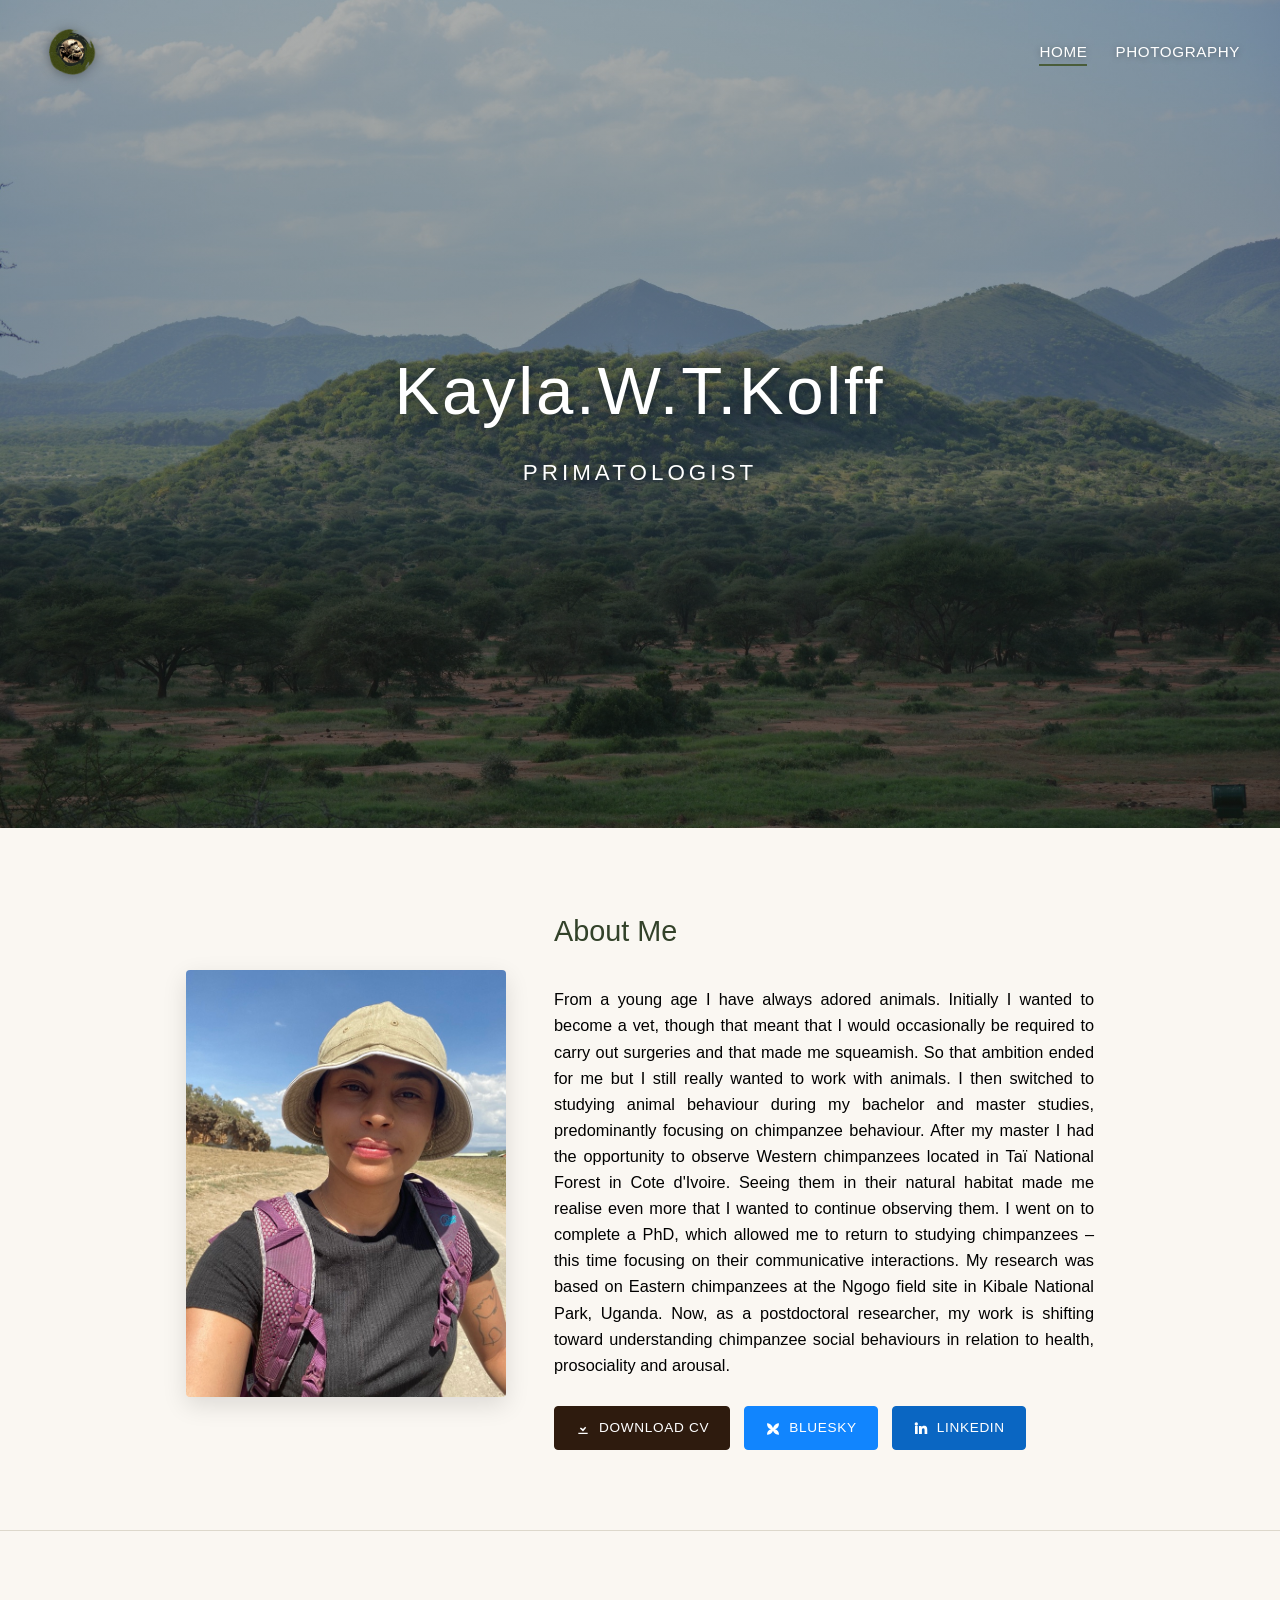
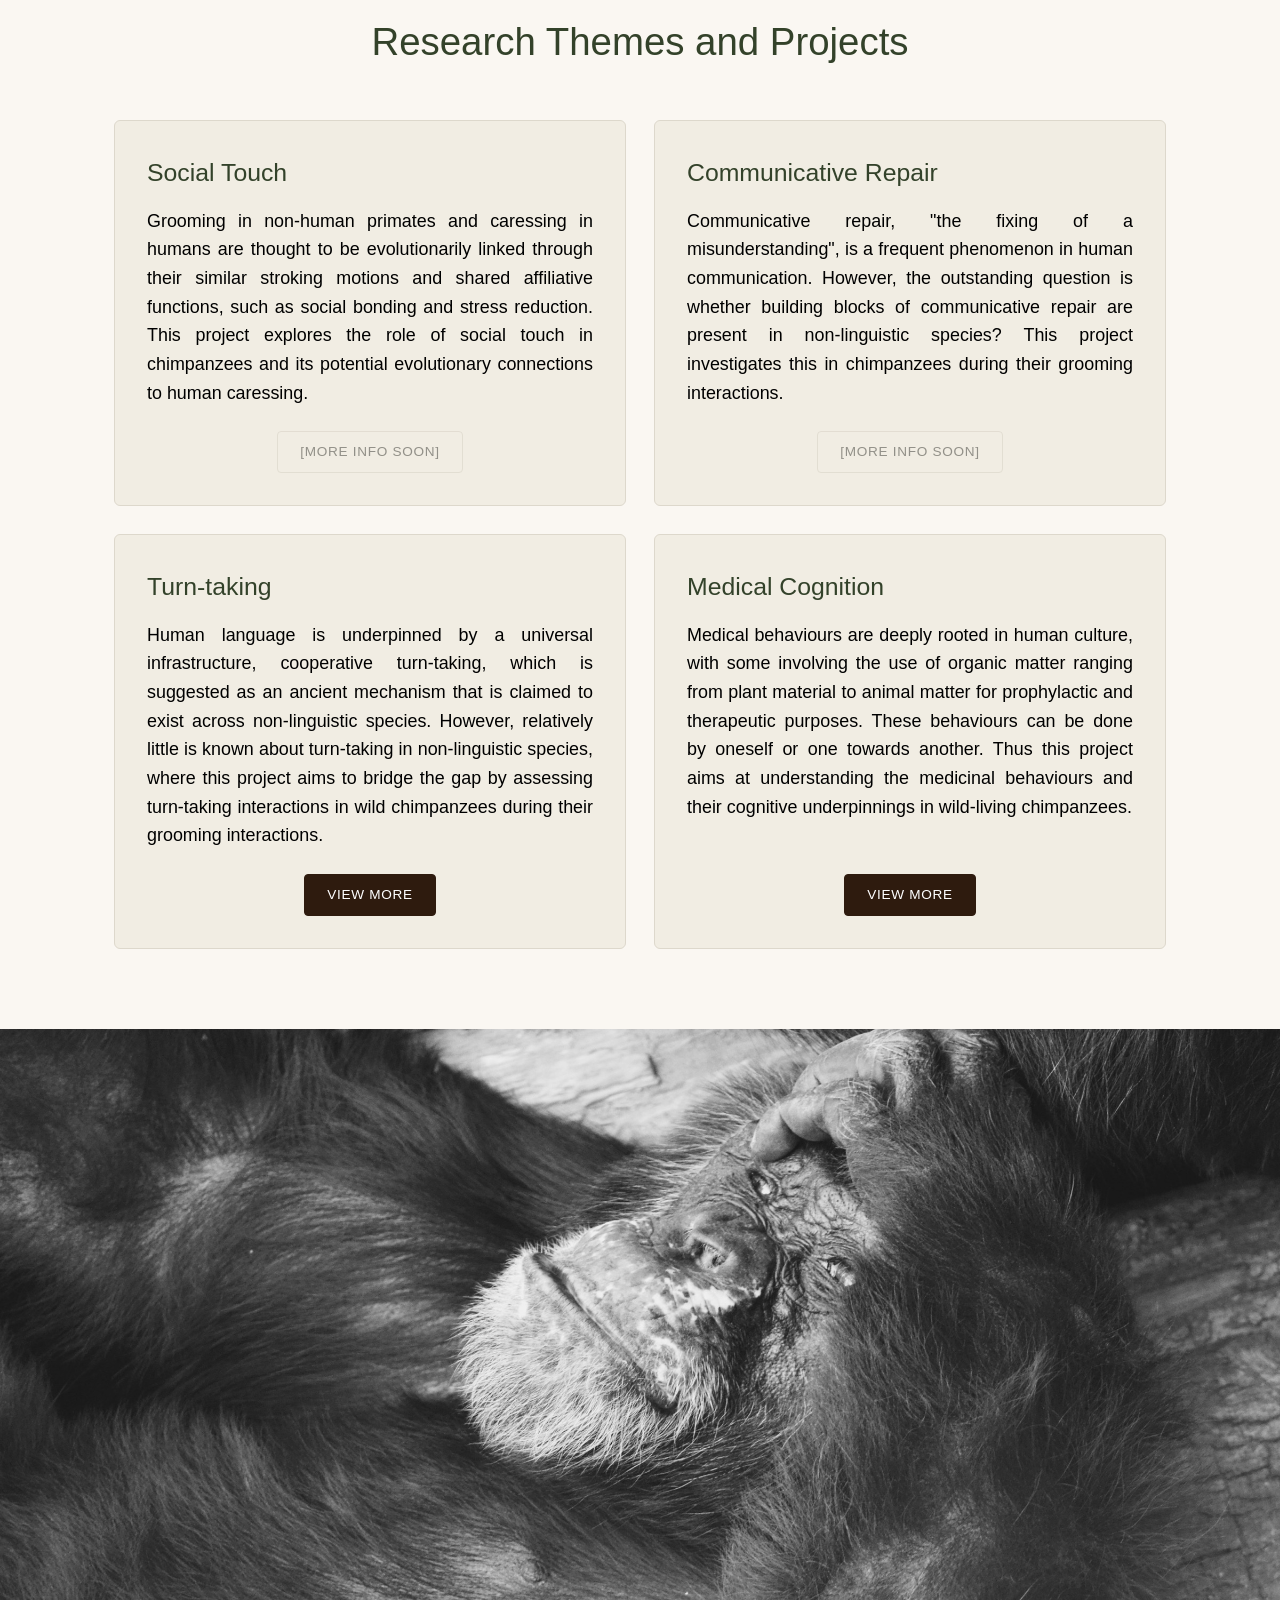
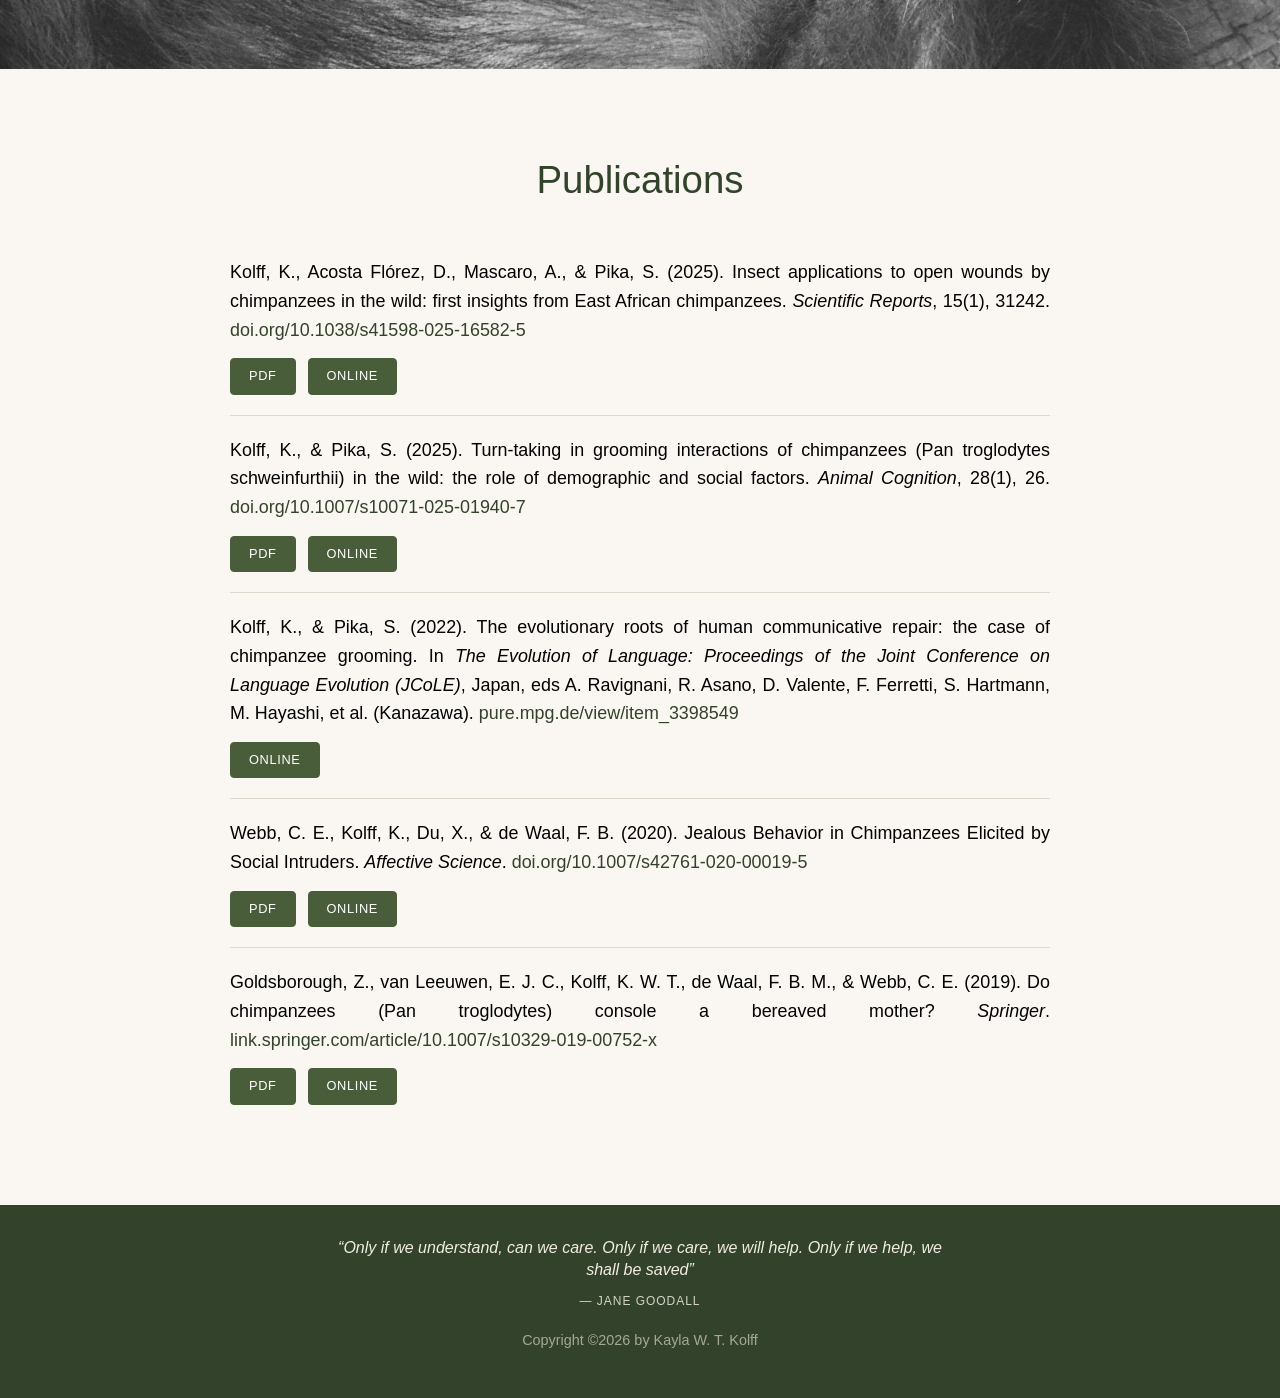
<file: index.html>
<!DOCTYPE html>
<html lang="en">
<head>
  <meta charset="UTF-8">
  <meta name="viewport" content="width=device-width, initial-scale=1.0">
  <title>Kayla W. T. Kolff | Primatologist</title>
  <link rel="stylesheet" href="css/style.css">
</head>
<body>

  <nav class="site-nav">
    <div class="container">
      <a href="index.html" class="nav-logo">
        <img src="images/logo.png" alt="Kayla W. T. Kolff logo">
      </a>
      <ul class="nav-links">
        <li><a href="index.html" class="active">Home</a></li>
        <li><a href="photography.html">Photography</a></li>
      </ul>
    </div>
  </nav>

  <!-- Cover -->
  <header class="cover">
    <div class="cover-content">
      <h1>Kayla.W.T.Kolff</h1>
      <p>Primatologist</p>
    </div>
  </header>

  <!-- About Me -->
  <section id="about">
    <div class="container about-grid">
      <h2 class="about-title">About Me</h2>
      <img src="images/portrait.jpg" alt="Portrait of Kayla W. T. Kolff">
      <div class="about-text">
        <p>
          From a young age I have always adored animals. Initially I wanted to become a vet,
          though that meant that I would occasionally be required to carry out surgeries and
          that made me squeamish. So that ambition ended for me but I still really wanted to
          work with animals. I then switched to studying animal behaviour during my bachelor
          and master studies, predominantly focusing on chimpanzee behaviour. After my master
          I had the opportunity to observe Western chimpanzees located in Taï National Forest
          in Cote d'Ivoire. Seeing them in their natural habitat made me realise even more that
          I wanted to continue observing them. I went on to complete a PhD, which allowed me to
          return to studying chimpanzees – this time focusing on their communicative
          interactions. My research was based on Eastern chimpanzees at the Ngogo field site in
          Kibale National Park, Uganda. Now, as a postdoctoral researcher, my work is shifting
          toward understanding chimpanzee social behaviours in relation to health, prosociality
          and arousal.
        </p>
        <div class="social-links">
          <a class="social-btn" href="files/KAYLA_KOLFF_CV.pdf" target="_blank" rel="noopener">
            <svg viewBox="0 0 24 24" aria-hidden="true"><path d="M12 3v10.586l3.293-3.293 1.414 1.414L12 17.414l-4.707-4.707 1.414-1.414L12 13.586V3zM5 19h14v2H5z"/></svg>
            Download CV
          </a>
          <a class="social-btn bluesky" href="https://bsky.app/profile/kaylakolff.bsky.social" target="_blank" rel="noopener">
            <svg viewBox="0 0 24 24" aria-hidden="true"><path d="M12 12c-1.5-4-5-7-9-7 0 5 2 8 6 9-4 1-6 4-6 8 4 0 7.5-2 9-6 1.5 4 5 6 9 6 0-4-2-7-6-8 4-1 6-4 6-9-4 0-7.5 3-9 7z"/></svg>
            Bluesky
          </a>
          <a class="social-btn linkedin" href="https://www.linkedin.com/in/dr-kayla-kolff-a83486139/" target="_blank" rel="noopener">
            <svg viewBox="0 0 24 24" aria-hidden="true"><path d="M4.98 3.5a2.5 2.5 0 1 1-.02 5 2.5 2.5 0 0 1 .02-5zM3 9h4v12H3zM9 9h3.8v1.7h.05c.53-1 1.83-2.05 3.77-2.05 4.03 0 4.78 2.65 4.78 6.1V21h-4v-5.6c0-1.34-.02-3.07-1.87-3.07-1.87 0-2.16 1.46-2.16 2.97V21H9z"/></svg>
            LinkedIn
          </a>
        </div>
      </div>
    </div>
  </section>

  <!-- Research Themes -->
  <section id="research">
    <div class="container">
      <h2 class="section-title">Research Themes and Projects</h2>
      <div class="themes-grid">

        <div class="theme-box">
          <h3>Social Touch</h3>
          <p>Grooming in non-human primates and caressing in humans are thought to be evolutionarily linked through their similar stroking motions and shared affiliative functions, such as social bonding and stress reduction. This project explores the role of social touch in chimpanzees and its potential evolutionary connections to human caressing.</p>
          <div class="theme-cta">
            <span class="theme-btn is-disabled">[more info soon]</span>
          </div>
        </div>

        <div class="theme-box">
          <h3>Communicative Repair</h3>
          <p>Communicative repair, "the fixing of a misunderstanding", is a frequent phenomenon in human communication. However, the outstanding question is whether building blocks of communicative repair are present in non-linguistic species? This project investigates this in chimpanzees during their grooming interactions.</p>
          <div class="theme-cta">
            <span class="theme-btn is-disabled">[more info soon]</span>
          </div>
        </div>

        <div class="theme-box">
          <h3>Turn-taking</h3>
          <p>Human language is underpinned by a universal infrastructure, cooperative turn-taking, which is suggested as an ancient mechanism that is claimed to exist across non-linguistic species. However, relatively little is known about turn-taking in non-linguistic species, where this project aims to bridge the gap by assessing turn-taking interactions in wild chimpanzees during their grooming interactions.</p>
          <div class="theme-cta">
            <a class="theme-btn" href="https://link.springer.com/article/10.1007/s10071-025-01940-7" target="_blank" rel="noopener">View More</a>
          </div>
        </div>

        <div class="theme-box">
          <h3>Medical Cognition</h3>
          <p>Medical behaviours are deeply rooted in human culture, with some involving the use of organic matter ranging from plant material to animal matter for prophylactic and therapeutic purposes. These behaviours can be done by oneself or one towards another. Thus this project aims at understanding the medicinal behaviours and their cognitive underpinnings in wild-living chimpanzees.</p>
          <div class="theme-cta">
            <a class="theme-btn" href="https://www.nature.com/articles/s41598-025-16582-5" target="_blank" rel="noopener">View More</a>
          </div>
        </div>

      </div>
    </div>
  </section>

  <!-- Image Banner -->
  <section class="image-banner">
    <img src="images/field-photo.jpg" alt="Kayla W. T. Kolff in the field">
  </section>

  <!-- Publications -->
  <section id="publications">
    <div class="container">
      <h2 class="section-title">Publications</h2>
      <ul class="publications-list">
        <li>
          <p class="pub-citation">Kolff, K., Acosta Flórez, D., Mascaro, A., &amp; Pika, S. (2025). Insect applications to open wounds by chimpanzees in the wild: first insights from East African chimpanzees. <em>Scientific Reports</em>, 15(1), 31242. <a href="https://doi.org/10.1038/s41598-025-16582-5" target="_blank" rel="noopener">doi.org/10.1038/s41598-025-16582-5</a></p>
          <div class="pub-actions">
            <a class="pub-btn pdf" href="files/publications/insect-applications-2025.pdf" target="_blank" rel="noopener">PDF</a>
            <a class="pub-btn online" href="https://doi.org/10.1038/s41598-025-16582-5" target="_blank" rel="noopener">Online</a>
          </div>
        </li>
        <li>
          <p class="pub-citation">Kolff, K., &amp; Pika, S. (2025). Turn-taking in grooming interactions of chimpanzees (Pan troglodytes schweinfurthii) in the wild: the role of demographic and social factors. <em>Animal Cognition</em>, 28(1), 26. <a href="https://doi.org/10.1007/s10071-025-01940-7" target="_blank" rel="noopener">doi.org/10.1007/s10071-025-01940-7</a></p>
          <div class="pub-actions">
            <a class="pub-btn pdf" href="files/publications/turn-taking-2025.pdf" target="_blank" rel="noopener">PDF</a>
            <a class="pub-btn online" href="https://doi.org/10.1007/s10071-025-01940-7" target="_blank" rel="noopener">Online</a>
          </div>
        </li>
        <li>
          <p class="pub-citation">Kolff, K., &amp; Pika, S. (2022). The evolutionary roots of human communicative repair: the case of chimpanzee grooming. In <em>The Evolution of Language: Proceedings of the Joint Conference on Language Evolution (JCoLE)</em>, Japan, eds A. Ravignani, R. Asano, D. Valente, F. Ferretti, S. Hartmann, M. Hayashi, et al. (Kanazawa). <a href="https://pure.mpg.de/view/item_3398549" target="_blank" rel="noopener">pure.mpg.de/view/item_3398549</a></p>
          <div class="pub-actions">
            <a class="pub-btn online" href="https://pure.mpg.de/view/item_3398549" target="_blank" rel="noopener">Online</a>
          </div>
        </li>
        <li>
          <p class="pub-citation">Webb, C. E., Kolff, K., Du, X., &amp; de Waal, F. B. (2020). Jealous Behavior in Chimpanzees Elicited by Social Intruders. <em>Affective Science</em>. <a href="https://doi.org/10.1007/s42761-020-00019-5" target="_blank" rel="noopener">doi.org/10.1007/s42761-020-00019-5</a></p>
          <div class="pub-actions">
            <a class="pub-btn pdf" href="files/publications/jealous-behaviour-2020.pdf" target="_blank" rel="noopener">PDF</a>
            <a class="pub-btn online" href="https://doi.org/10.1007/s42761-020-00019-5" target="_blank" rel="noopener">Online</a>
          </div>
        </li>
        <li>
          <p class="pub-citation">Goldsborough, Z., van Leeuwen, E. J. C., Kolff, K. W. T., de Waal, F. B. M., &amp; Webb, C. E. (2019). Do chimpanzees (Pan troglodytes) console a bereaved mother? <em>Springer</em>. <a href="https://link.springer.com/article/10.1007/s10329-019-00752-x" target="_blank" rel="noopener">link.springer.com/article/10.1007/s10329-019-00752-x</a></p>
          <div class="pub-actions">
            <a class="pub-btn pdf" href="files/publications/consolation-2019.pdf" target="_blank" rel="noopener">PDF</a>
            <a class="pub-btn online" href="https://link.springer.com/article/10.1007/s10329-019-00752-x" target="_blank" rel="noopener">Online</a>
          </div>
        </li>
      </ul>
    </div>
  </section>

  <footer class="site-footer">
    <blockquote>
      &ldquo;Only if we understand, can we care. Only if we care, we will help. Only if we help, we shall be saved&rdquo;
    </blockquote>
    <cite>&mdash; Jane Goodall</cite>
    <p class="copyright">Copyright &copy;2026 by Kayla W. T. Kolff</p>
  </footer>

  <script src="js/main.js"></script>
</body>
</html>
</file>
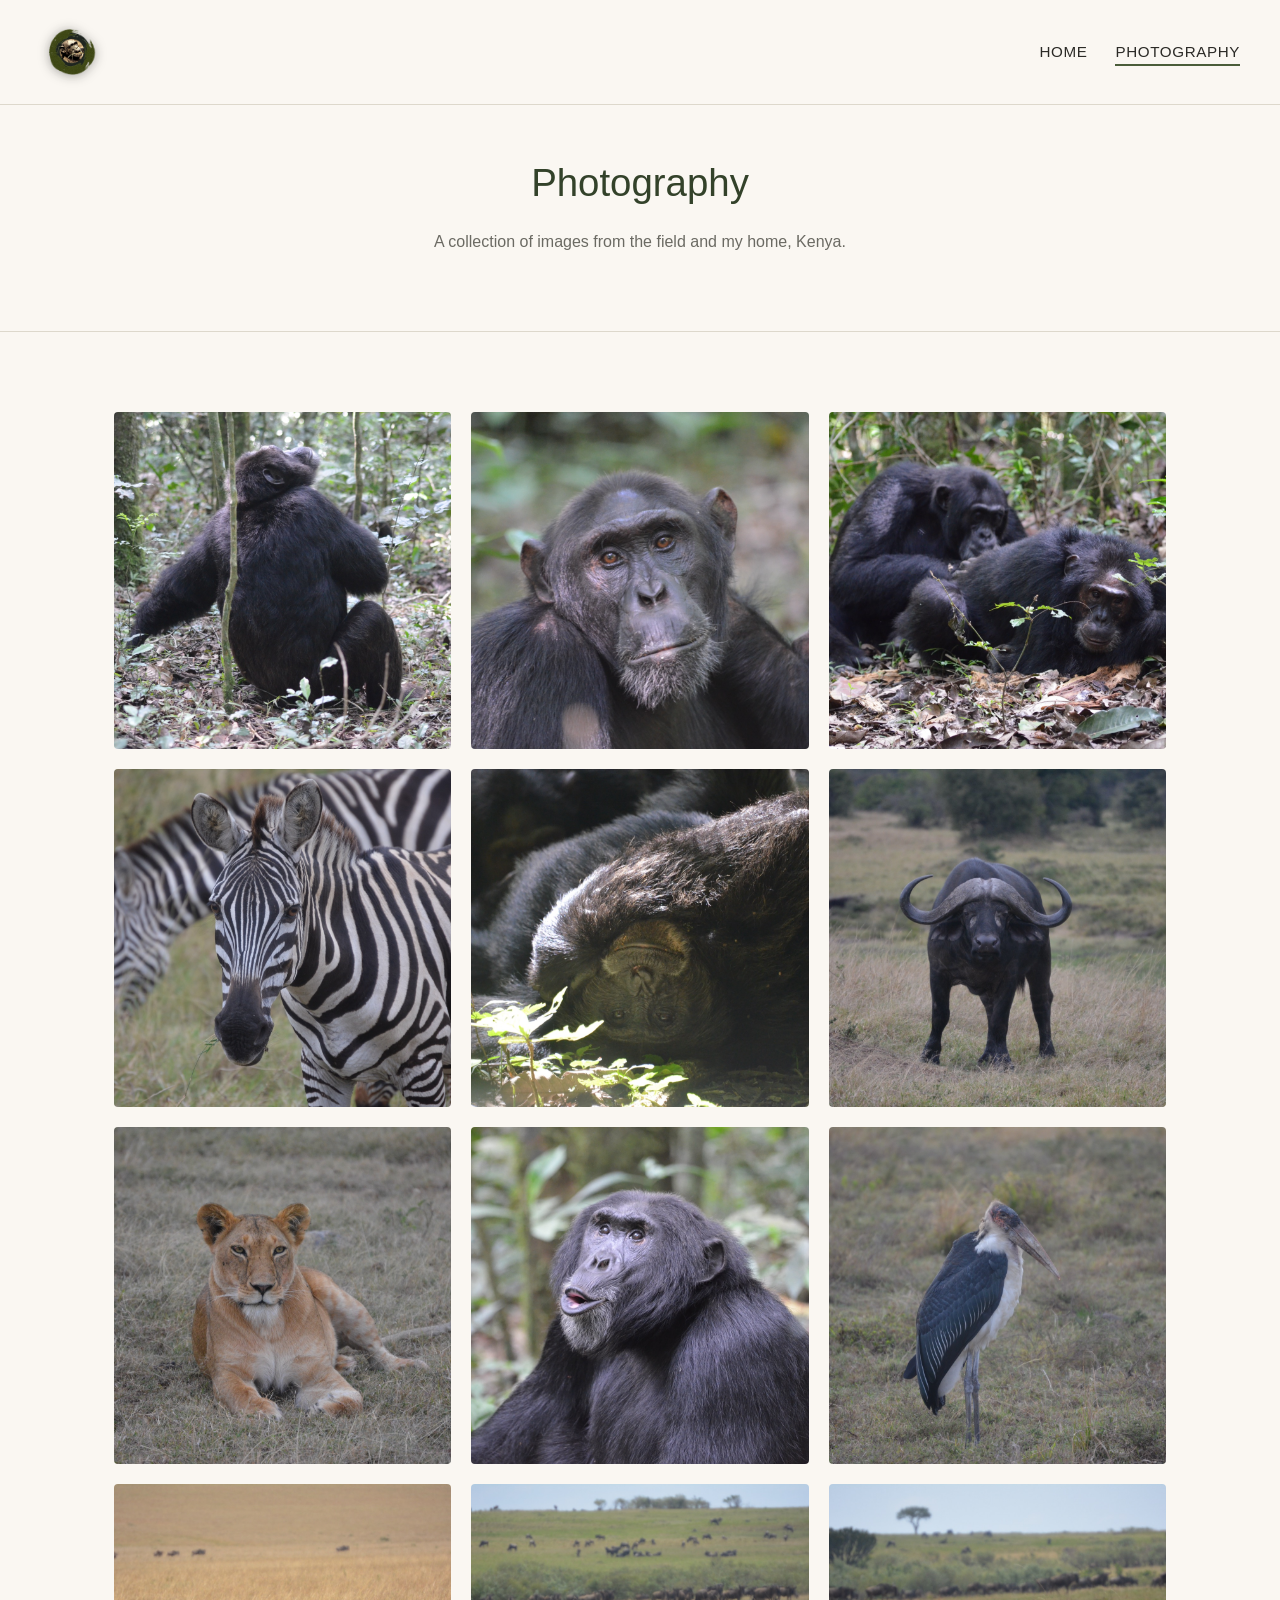
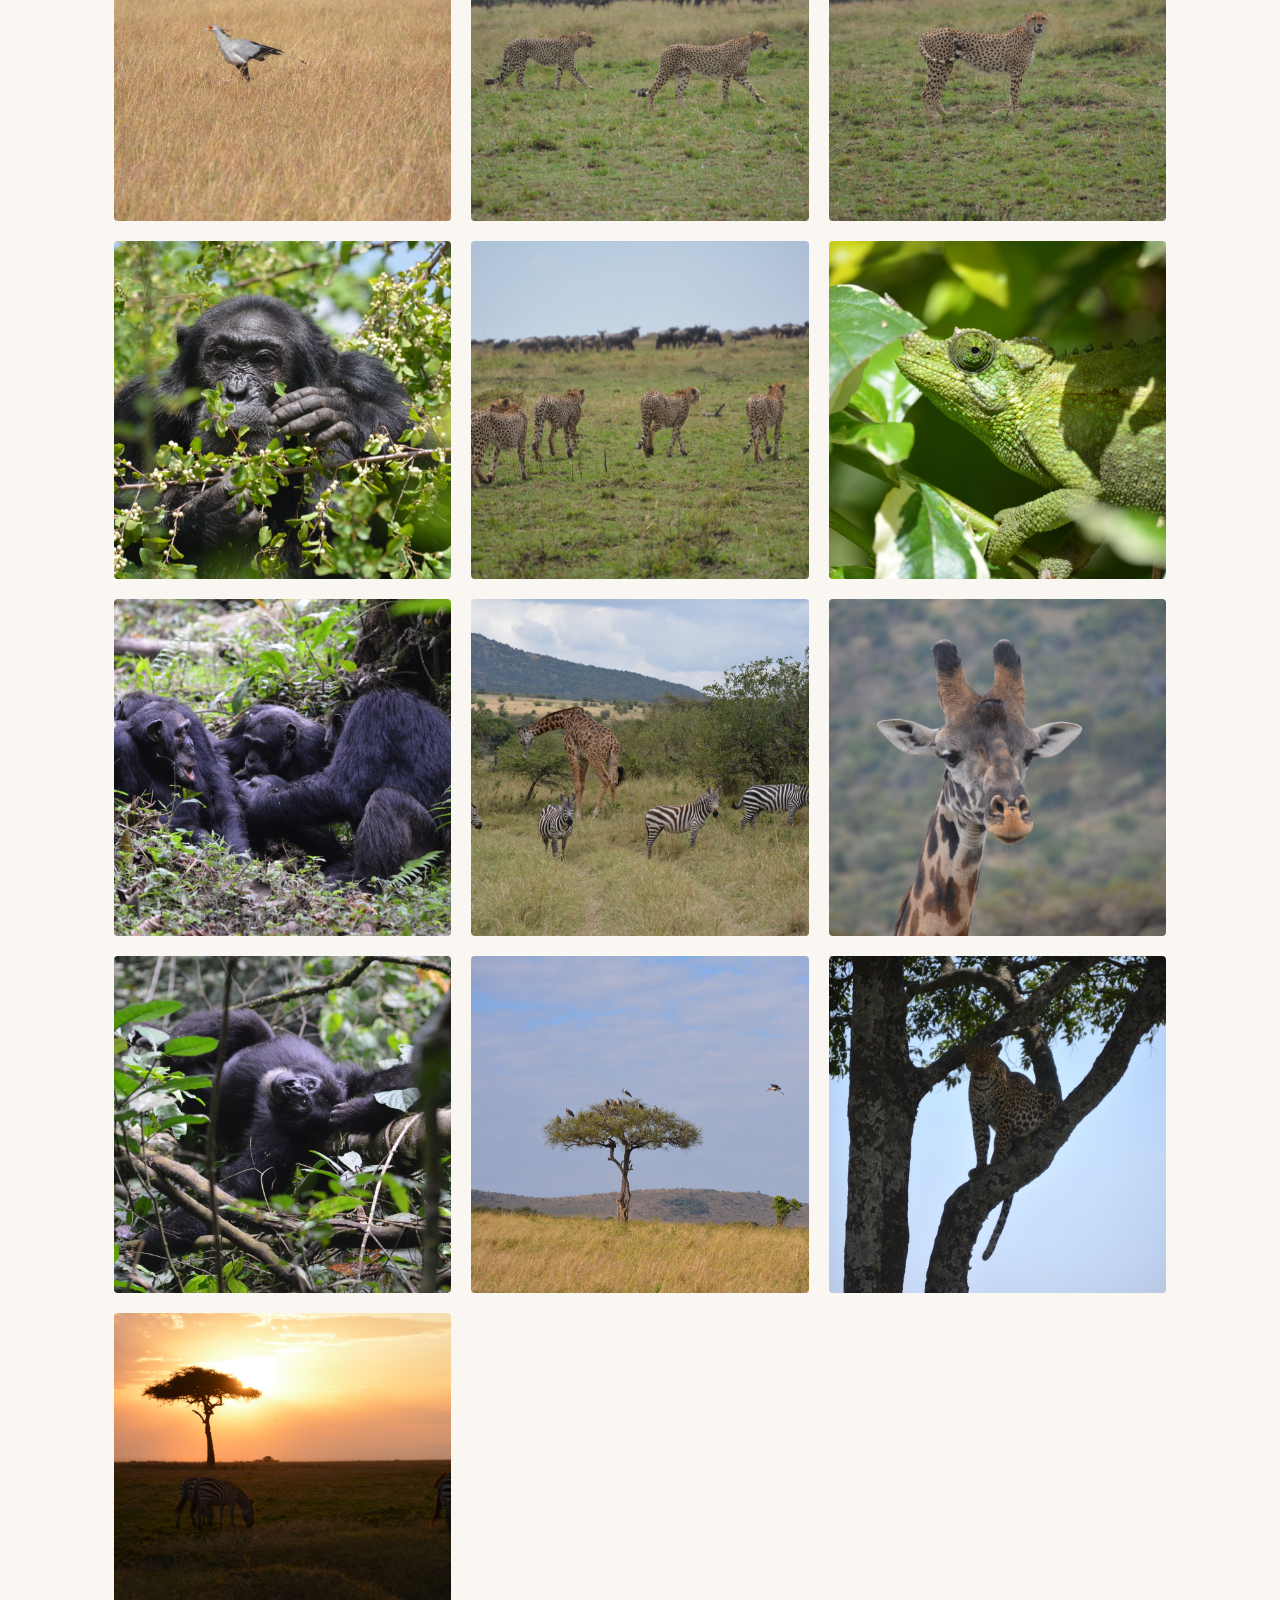
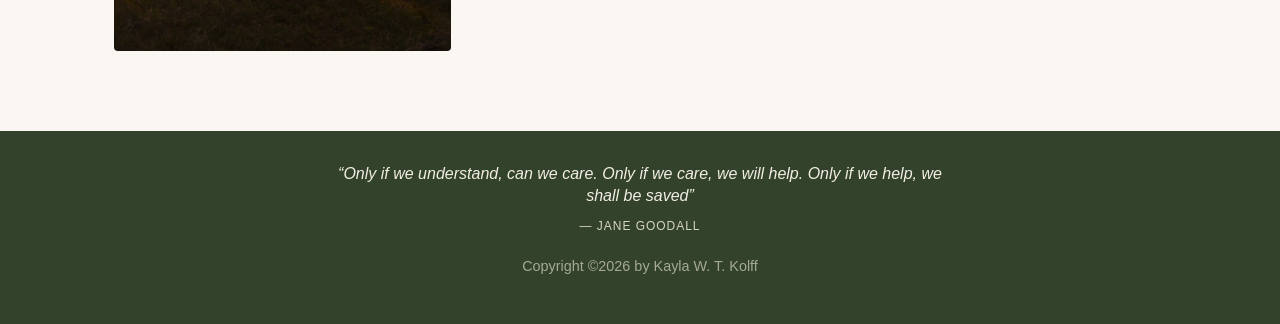
<file: photography.html>
<!DOCTYPE html>
<html lang="en">
<head>
  <meta charset="UTF-8">
  <meta name="viewport" content="width=device-width, initial-scale=1.0">
  <title>Photography | Kayla W. T. Kolff</title>
  <link rel="stylesheet" href="css/style.css">
</head>
<body>

  <nav class="site-nav">
    <div class="container">
      <a href="index.html" class="nav-logo">
        <img src="images/logo.png" alt="Kayla W. T. Kolff logo">
      </a>
      <ul class="nav-links">
        <li><a href="index.html">Home</a></li>
        <li><a href="photography.html" class="active">Photography</a></li>
      </ul>
    </div>
  </nav>

  <section class="page-hero">
    <h1>Photography</h1>
    <p>A collection of images from the field and my home, Kenya.</p>
  </section>

  <section>
    <div class="container">
      <div class="gallery-grid">
        <div class="gallery-item"><img src="images/gallery/photo-01.jpg" alt="Photography 1" loading="lazy" draggable="false"></div>
        <div class="gallery-item"><img src="images/gallery/photo-02.jpg" alt="Photography 2" loading="lazy" draggable="false"></div>
        <div class="gallery-item"><img src="images/gallery/photo-03.jpg" alt="Photography 3" loading="lazy" draggable="false"></div>
        <div class="gallery-item"><img src="images/gallery/photo-04.jpg" alt="Photography 4" loading="lazy" draggable="false"></div>
        <div class="gallery-item"><img src="images/gallery/photo-05.jpg" alt="Photography 5" loading="lazy" draggable="false"></div>
        <div class="gallery-item"><img src="images/gallery/photo-06.jpg" alt="Photography 6" loading="lazy" draggable="false"></div>
        <div class="gallery-item"><img src="images/gallery/photo-07.jpg" alt="Photography 7" loading="lazy" draggable="false"></div>
        <div class="gallery-item"><img src="images/gallery/photo-08.jpg" alt="Photography 8" loading="lazy" draggable="false"></div>
        <div class="gallery-item"><img src="images/gallery/photo-09.jpg" alt="Photography 9" loading="lazy" draggable="false"></div>
        <div class="gallery-item"><img src="images/gallery/photo-10.jpg" alt="Photography 10" loading="lazy" draggable="false"></div>
        <div class="gallery-item"><img src="images/gallery/photo-11.jpg" alt="Photography 11" loading="lazy" draggable="false"></div>
        <div class="gallery-item"><img src="images/gallery/photo-12.jpg" alt="Photography 12" loading="lazy" draggable="false"></div>
        <div class="gallery-item"><img src="images/gallery/photo-13.jpg" alt="Photography 13" loading="lazy" draggable="false"></div>
        <div class="gallery-item"><img src="images/gallery/photo-14.jpg" alt="Photography 14" loading="lazy" draggable="false"></div>
        <div class="gallery-item"><img src="images/gallery/photo-15.jpg" alt="Photography 15" loading="lazy" draggable="false"></div>
        <div class="gallery-item"><img src="images/gallery/photo-16.jpg" alt="Photography 16" loading="lazy" draggable="false"></div>
        <div class="gallery-item"><img src="images/gallery/photo-17.jpg" alt="Photography 17" loading="lazy" draggable="false"></div>
        <div class="gallery-item"><img src="images/gallery/photo-18.jpg" alt="Photography 18" loading="lazy" draggable="false"></div>
        <div class="gallery-item"><img src="images/gallery/photo-19.jpg" alt="Photography 19" loading="lazy" draggable="false"></div>
        <div class="gallery-item"><img class="crop-left" src="images/gallery/photo-20.jpg" alt="Photography 20" loading="lazy" draggable="false"></div>
        <div class="gallery-item"><img src="images/gallery/photo-21.jpg" alt="Photography 21" loading="lazy" draggable="false"></div>
        <div class="gallery-item"><img class="crop-left" src="images/gallery/photo-22.jpg" alt="Photography 22" loading="lazy" draggable="false"></div>
      </div>
    </div>
  </section>

  <footer class="site-footer">
    <blockquote>
      &ldquo;Only if we understand, can we care. Only if we care, we will help. Only if we help, we shall be saved&rdquo;
    </blockquote>
    <cite>&mdash; Jane Goodall</cite>
    <p class="copyright">Copyright &copy;2026 by Kayla W. T. Kolff</p>
  </footer>

  <script src="js/main.js"></script>
</body>
</html>
</file>
<file: css/style.css>
/* ===== Base ===== */
:root {
  --color-bg: #faf7f2;
  --color-text: #2b2a26;
  --color-muted: #6b6a63;
  --color-accent: #4a5d3a;
  --color-accent-dark: #33422a;
  --color-line: #ddd8cc;
  --color-box-bg: #f1ede3;
  --color-brown: #2e1b0e;
  --color-brown-dark: #1c110a;
  --font-heading: "Futura", "Century Gothic", "Trebuchet MS", Arial, sans-serif;
  --font-body: "Helvetica Neue", Helvetica, Arial, sans-serif;
  --max-width: 1100px;
}

* {
  box-sizing: border-box;
}

html {
  scroll-behavior: smooth;
}

body {
  margin: 0;
  font-family: var(--font-body);
  color: var(--color-text);
  background: var(--color-bg);
  line-height: 1.6;
}

img {
  max-width: 100%;
  display: block;
}

a {
  color: var(--color-accent-dark);
  text-decoration: none;
}

a:hover {
  text-decoration: underline;
}

.container {
  max-width: var(--max-width);
  margin: 0 auto;
  padding: 0 24px;
}

/* ===== Navigation ===== */
.site-nav {
  position: fixed;
  top: 0;
  left: 0;
  right: 0;
  z-index: 100;
  background: transparent;
  border-bottom: 1px solid transparent;
  transition: background-color 0.25s ease, border-color 0.25s ease;
}

.site-nav.solid {
  background: rgba(250, 247, 242, 0.92);
  backdrop-filter: blur(6px);
  border-bottom-color: var(--color-line);
}

.site-nav .container {
  display: flex;
  align-items: center;
  justify-content: space-between;
  max-width: none;
  padding: 20px 40px;
}

.nav-logo {
  display: flex;
  align-items: center;
}

.nav-logo img {
  height: 64px;
  width: auto;
  filter: drop-shadow(0 1px 6px rgba(0, 0, 0, 0.35));
}

.site-nav .nav-links {
  list-style: none;
  display: flex;
  gap: 28px;
  margin: 0;
  padding: 0;
}

.site-nav .nav-links a {
  color: #fff;
  font-size: 0.95rem;
  letter-spacing: 0.04em;
  text-transform: uppercase;
  padding-bottom: 4px;
  border-bottom: 2px solid transparent;
  text-shadow: 0 1px 6px rgba(0, 0, 0, 0.35);
  transition: color 0.25s ease;
}

.site-nav.solid .nav-links a {
  color: var(--color-text);
  text-shadow: none;
}

.site-nav .nav-links a:hover,
.site-nav .nav-links a.active {
  border-bottom-color: var(--color-accent);
  text-decoration: none;
}

/* ===== Cover ===== */
.cover {
  position: relative;
  height: 92vh;
  min-height: 480px;
  display: flex;
  align-items: center;
  justify-content: center;
  text-align: center;
  color: #fff;
  background: linear-gradient(rgba(20, 24, 16, 0.35), rgba(20, 24, 16, 0.45)),
    url("../images/cover.jpg") center center / cover no-repeat;
  background-color: #3c3b2f; /* fallback shown until cover.jpg is added */
}

.cover-content h1 {
  font-family: var(--font-heading);
  font-size: clamp(2.2rem, 6vw, 4.2rem);
  font-weight: 400;
  letter-spacing: 0.04em;
  margin: 0;
  text-shadow: 0 2px 12px rgba(0, 0, 0, 0.35);
  opacity: 0;
  animation: coverReveal 1.2s cubic-bezier(0.16, 1, 0.3, 1) 0.3s forwards;
}

.cover-content p {
  margin: 10px 0 0;
  font-size: clamp(1rem, 2.2vw, 1.4rem);
  letter-spacing: 0.18em;
  text-transform: uppercase;
  font-weight: 300;
  text-shadow: 0 2px 8px rgba(0, 0, 0, 0.35);
  opacity: 0;
  animation: coverReveal 1.2s cubic-bezier(0.16, 1, 0.3, 1) 0.75s forwards;
}

@keyframes coverReveal {
  from {
    opacity: 0;
  }
  to {
    opacity: 1;
  }
}

/* ===== Section spacing ===== */
section {
  padding: 80px 0;
}

section + section {
  border-top: 1px solid var(--color-line);
}

.section-title {
  font-family: var(--font-heading);
  font-size: 2.4rem;
  font-weight: 400;
  text-align: center;
  margin: 0 0 48px;
  color: var(--color-accent-dark);
}

/* ===== About ===== */
.about-grid {
  display: grid;
  grid-template-columns: 320px 540px;
  justify-content: center;
  column-gap: 48px;
  row-gap: 0;
}

.about-title {
  grid-column: 2;
  grid-row: 1;
  font-family: var(--font-heading);
  font-size: 1.8rem;
  font-weight: 400;
  margin: 0 0 16px;
  color: var(--color-accent-dark);
}

.about-grid img {
  grid-column: 1;
  grid-row: 2;
  width: 100%;
  align-self: start;
  border-radius: 4px;
  box-shadow: 0 8px 24px rgba(0, 0, 0, 0.12);
}

.about-text {
  grid-column: 2;
  grid-row: 2;
  align-self: start;
}

.about-text p {
  color: #000;
  font-size: 1.02rem;
  text-align: justify;
}

.social-links {
  display: flex;
  flex-wrap: wrap;
  gap: 14px;
  margin-top: 28px;
  align-self: start;
}

.social-btn {
  display: inline-flex;
  align-items: center;
  gap: 8px;
  padding: 10px 20px;
  border: 1px solid var(--color-brown);
  border-radius: 4px;
  background: var(--color-brown);
  color: #fff;
  font-family: var(--font-heading);
  font-size: 0.85rem;
  letter-spacing: 0.05em;
  text-transform: uppercase;
  white-space: nowrap;
  transition: background-color 0.15s ease, color 0.15s ease;
}

.social-btn svg {
  width: 16px;
  height: 16px;
  fill: currentColor;
  flex-shrink: 0;
}

.social-btn:hover {
  background: var(--color-brown-dark);
  border-color: var(--color-brown-dark);
  color: #fff;
  text-decoration: none;
}

.social-btn.bluesky {
  border-color: #1185fe;
  background: #1185fe;
}

.social-btn.bluesky:hover {
  background: #0d64bf;
  border-color: #0d64bf;
}

.social-btn.linkedin {
  border-color: #0a66c2;
  background: #0a66c2;
}

.social-btn.linkedin:hover {
  background: #084d92;
  border-color: #084d92;
}

@media (max-width: 720px) {
  .about-grid {
    grid-template-columns: 1fr;
  }
  .about-title,
  .about-grid img,
  .about-text {
    grid-column: 1;
    grid-row: auto;
  }
  .about-grid img {
    max-width: 280px;
    margin: 0 auto;
  }
}

/* ===== Research themes ===== */
.themes-grid {
  display: grid;
  grid-template-columns: repeat(2, 1fr);
  gap: 28px;
}

.theme-box {
  display: flex;
  flex-direction: column;
  background: var(--color-box-bg);
  border: 1px solid var(--color-line);
  border-radius: 6px;
  padding: 32px;
  transition: transform 0.15s ease, box-shadow 0.15s ease;
}

.theme-box:hover {
  transform: translateY(-3px);
  box-shadow: 0 10px 24px rgba(0, 0, 0, 0.08);
}

.theme-box h3 {
  font-family: var(--font-heading);
  font-size: 1.55rem;
  font-weight: 400;
  color: var(--color-accent-dark);
  margin: 0 0 14px;
}

.theme-box p {
  color: #000;
  margin: 0;
  font-size: 1.12rem;
  text-align: justify;
}

.theme-cta {
  margin-top: auto;
  padding-top: 24px;
  text-align: center;
}

.theme-btn {
  display: inline-block;
  padding: 9px 22px;
  border: 1px solid var(--color-brown);
  border-radius: 4px;
  background: var(--color-brown);
  color: #fff;
  font-family: var(--font-heading);
  font-size: 0.85rem;
  letter-spacing: 0.05em;
  text-transform: uppercase;
  transition: background-color 0.15s ease, border-color 0.15s ease;
}

.theme-btn:hover {
  background: var(--color-brown-dark);
  border-color: var(--color-brown-dark);
  color: #fff;
  text-decoration: none;
}

.theme-btn.is-disabled {
  background: transparent;
  border-color: var(--color-line);
  color: var(--color-muted);
  opacity: 0.7;
  cursor: default;
  pointer-events: none;
}

@media (max-width: 720px) {
  .themes-grid {
    grid-template-columns: 1fr;
  }
}

/* ===== Image Banner ===== */
.image-banner {
  padding: 0;
  border-top: none;
  background: var(--color-box-bg);
}

.image-banner + section {
  border-top: none;
}

.image-banner img {
  display: block;
  width: 100%;
  height: auto;
}

/* ===== Publications ===== */
.publications-list {
  list-style: none;
  margin: 0;
  padding: 0;
  max-width: 820px;
  margin: 0 auto;
}

.publications-list li {
  padding: 20px 0;
  border-bottom: 1px solid var(--color-line);
}

.publications-list li:first-child {
  padding-top: 0;
}

.publications-list li:last-child {
  border-bottom: none;
}

.publications-list em {
  font-style: italic;
}

.pub-citation {
  margin: 0 0 14px;
  color: #000;
  font-size: 1.12rem;
  text-align: justify;
}

.pub-actions {
  display: flex;
  gap: 12px;
}

.pub-btn {
  display: inline-block;
  padding: 7px 18px;
  border: 1px solid var(--color-brown);
  border-radius: 4px;
  background: var(--color-brown);
  color: #fff;
  font-family: var(--font-heading);
  font-size: 0.8rem;
  letter-spacing: 0.05em;
  text-transform: uppercase;
  transition: background-color 0.15s ease, border-color 0.15s ease;
}

.pub-btn:hover {
  background: var(--color-brown-dark);
  border-color: var(--color-brown-dark);
  color: #fff;
  text-decoration: none;
}

.pub-btn.pdf {
  border-color: var(--color-accent);
  background: var(--color-accent);
}

.pub-btn.pdf:hover {
  background: var(--color-accent-dark);
  border-color: var(--color-accent-dark);
}

.pub-btn.online {
  border-color: var(--color-accent);
  background: var(--color-accent);
}

.pub-btn.online:hover {
  background: var(--color-accent-dark);
  border-color: var(--color-accent-dark);
}

/* ===== Footer ===== */
.site-footer {
  background: var(--color-accent-dark);
  color: #f1ede3;
  text-align: center;
  padding: 32px 24px;
}

.site-footer blockquote {
  font-family: var(--font-heading);
  font-size: clamp(0.85rem, 1.4vw, 1rem);
  font-style: italic;
  max-width: 640px;
  margin: 0 auto 10px;
  line-height: 1.4;
}

.site-footer cite {
  display: block;
  font-style: normal;
  font-size: 0.75rem;
  letter-spacing: 0.08em;
  text-transform: uppercase;
  opacity: 0.85;
}

.site-footer .copyright {
  margin-top: 18px;
  font-size: 0.9rem;
  opacity: 0.6;
}

/* ===== Simple / placeholder pages ===== */
.page-hero {
  padding: 120px 24px 60px;
  text-align: center;
}

.page-hero h1 {
  font-family: var(--font-heading);
  font-weight: 400;
  font-size: 2.4rem;
  color: var(--color-accent-dark);
  margin-bottom: 12px;
}

.page-hero p {
  color: var(--color-muted);
}

.placeholder-note {
  max-width: 560px;
  margin: 0 auto 100px;
  text-align: center;
  color: var(--color-muted);
  font-size: 0.95rem;
  padding: 24px;
  border: 1px dashed var(--color-line);
  border-radius: 6px;
}

/* ===== Gallery ===== */
.gallery-grid {
  display: grid;
  grid-template-columns: repeat(3, 1fr);
  gap: 20px;
}

.gallery-item {
  display: block;
  width: 100%;
  aspect-ratio: 1 / 1;
  border-radius: 4px;
  overflow: hidden;
  background: var(--color-box-bg);
  user-select: none;
  -webkit-user-select: none;
}

.gallery-item img {
  width: 100%;
  height: 100%;
  object-fit: cover;
  object-position: center;
  pointer-events: none;
  user-select: none;
  -webkit-user-select: none;
  -webkit-user-drag: none;
  -webkit-touch-callout: none;
}

/* Shift the visible crop toward an edge for individual photos, e.g.
   <img class="crop-left" ...> to reveal more of the left side of the shot. */
.gallery-item img.crop-left { object-position: left center; }
.gallery-item img.crop-right { object-position: right center; }
.gallery-item img.crop-top { object-position: center top; }
.gallery-item img.crop-bottom { object-position: center bottom; }

@media (max-width: 720px) {
  .gallery-grid {
    grid-template-columns: repeat(2, 1fr);
    gap: 12px;
  }
}
}
</file>
